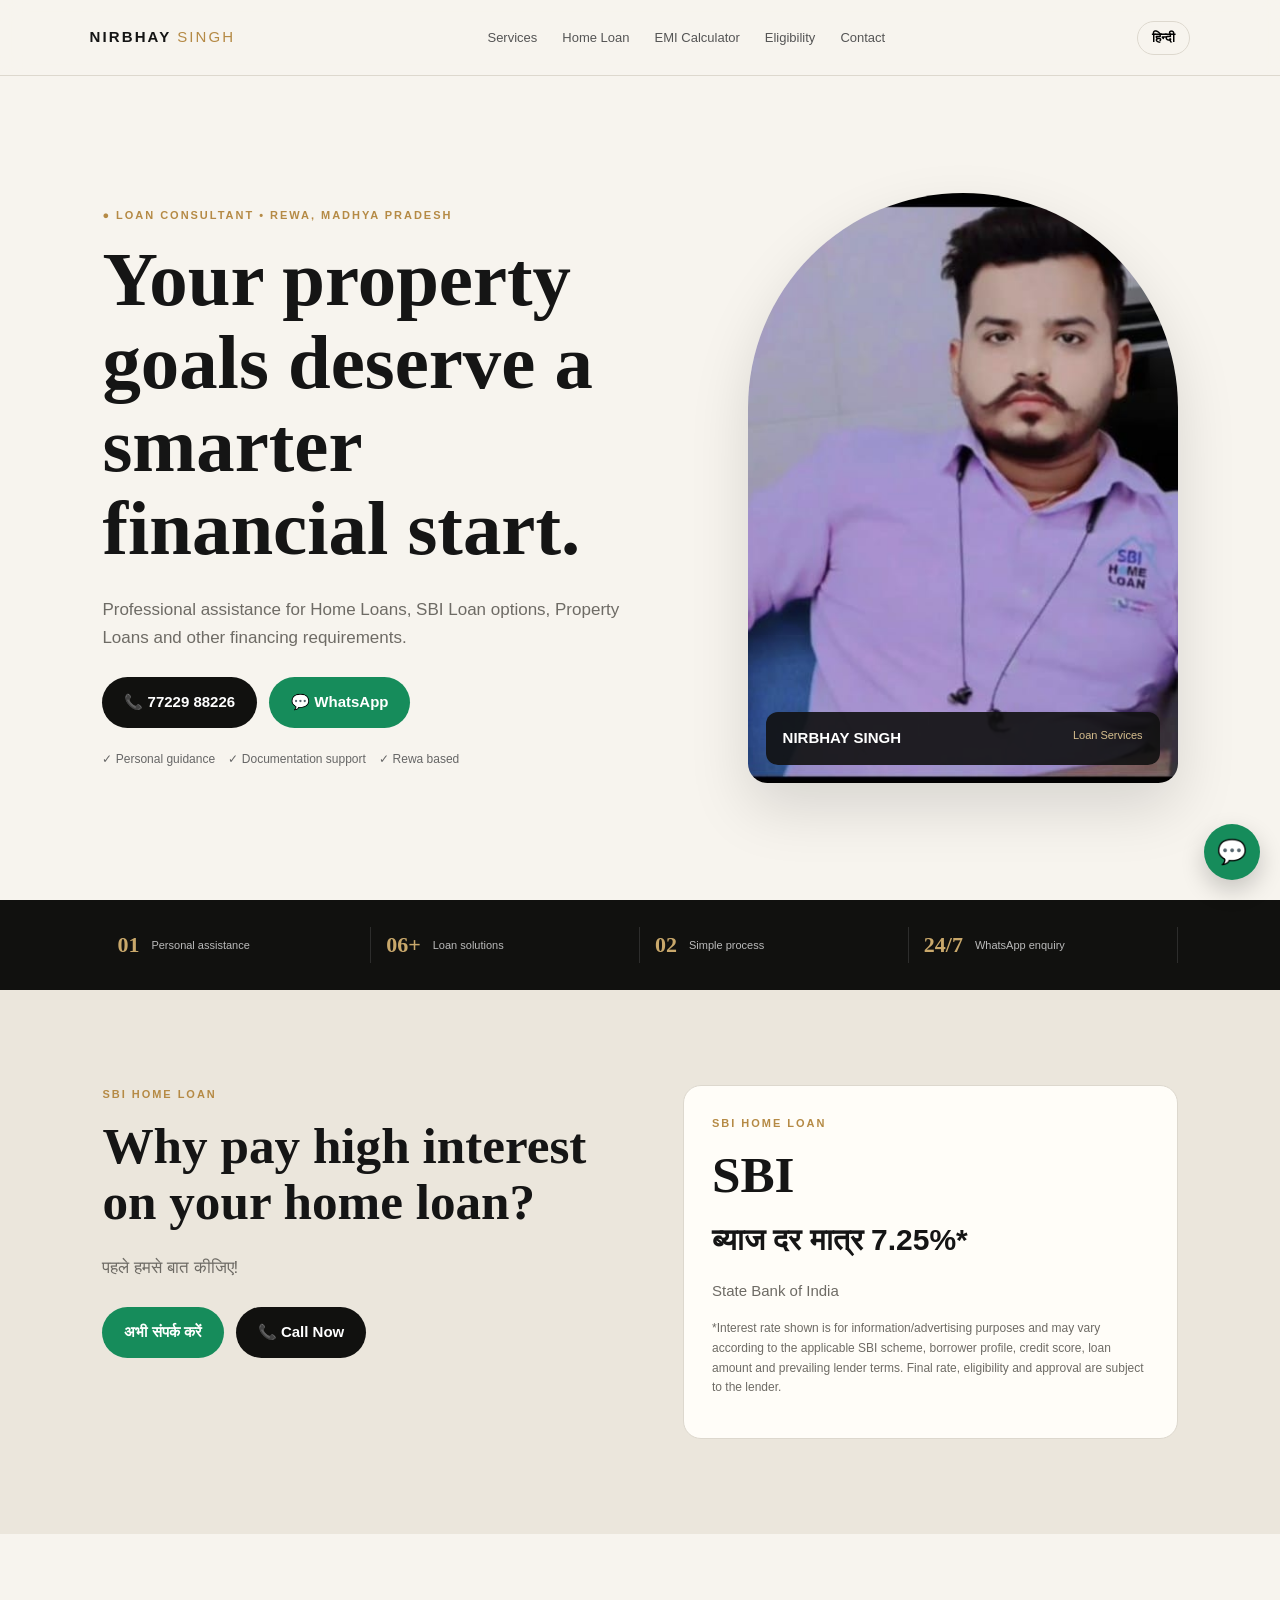
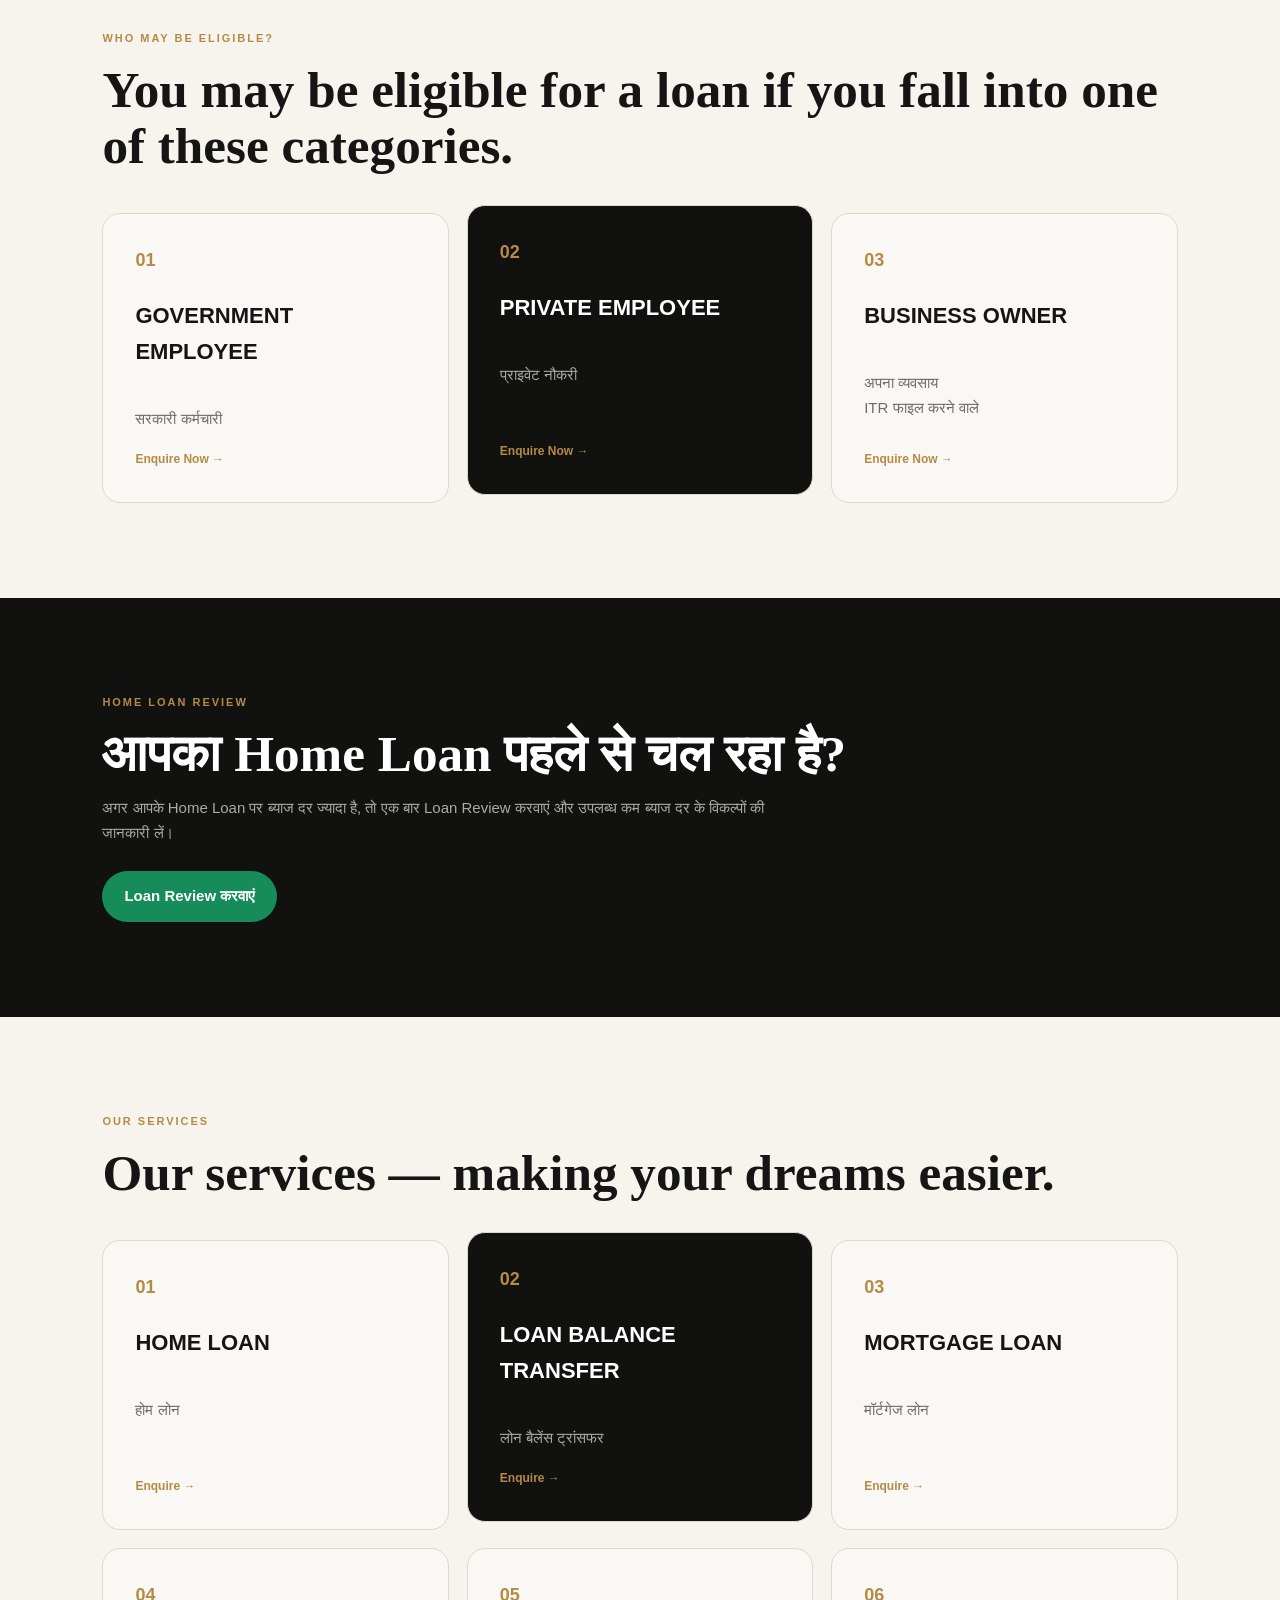
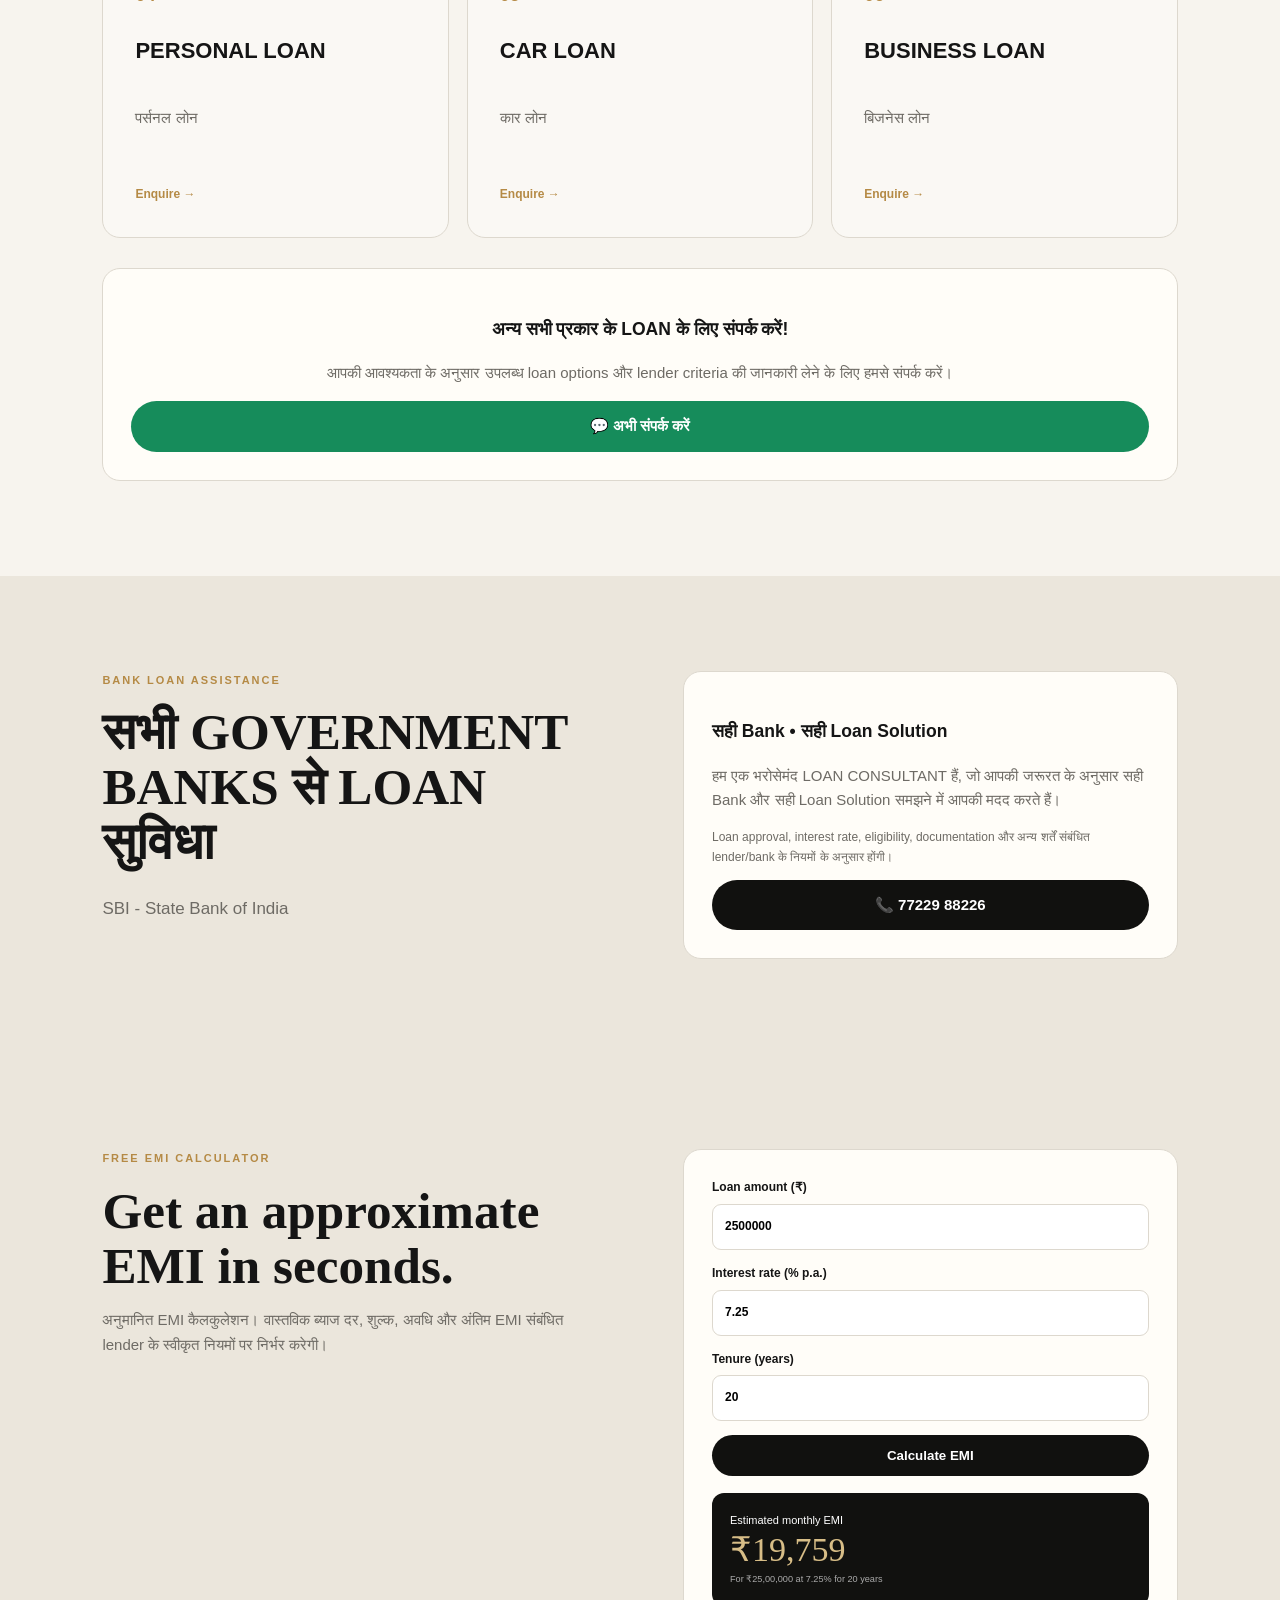
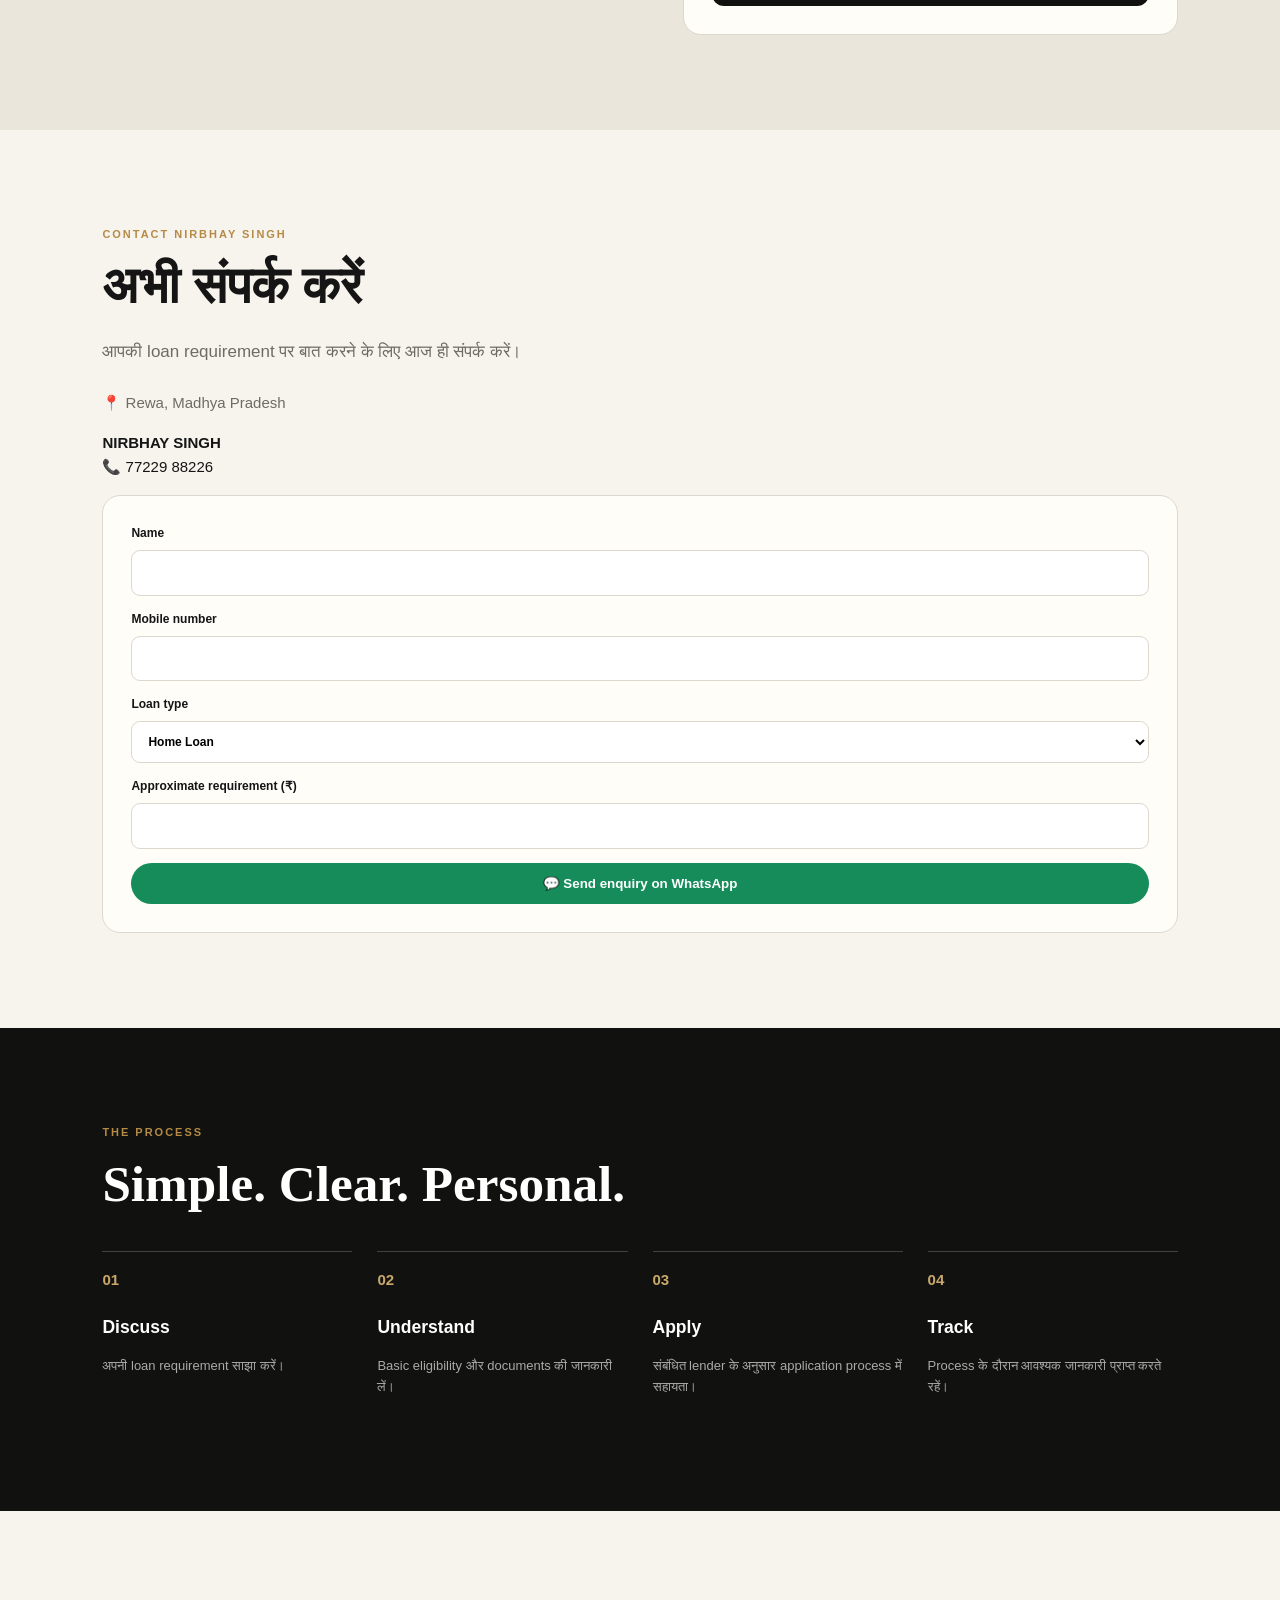
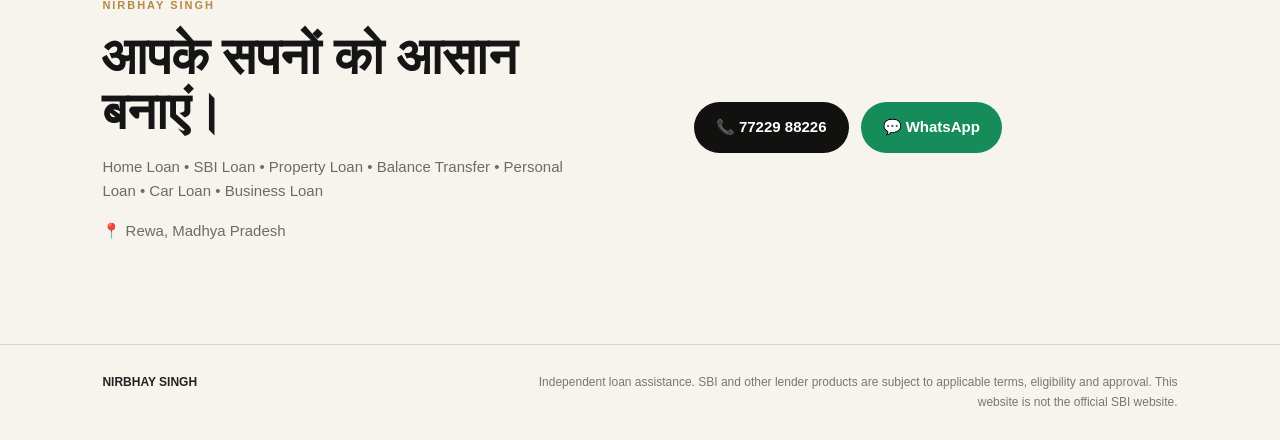
<file: index.html>
<!DOCTYPE html>
<html lang="en">

<head>

    <meta name="google-site-verification" content="aDgRC42AwkgwU0qmWP6EJH38I4nYXisK1pfq68eeC28">

    <meta charset="UTF-8">

    <meta name="viewport" content="width=device-width, initial-scale=1.0">

    <title>Nirbhay Singh Loan Services | Home Loan & Loan Consultant in Rewa</title>

    <meta name="description"
        content="Nirbhay Singh Loan Services in Rewa, Madhya Pradesh. Assistance for Home Loan, SBI Home Loan, Loan Balance Transfer, Property Loan, Personal Loan, Car Loan and Business Loan. Call 77229 88226.">

    <meta name="keywords"
        content="Nirbhay Singh Loan Services, loan consultant Rewa, home loan Rewa, SBI home loan Rewa, loan balance transfer Rewa, property loan Rewa, personal loan Rewa, business loan Rewa">

    <meta name="author" content="Nirbhay Singh">

    <meta name="robots" content="index, follow">

    <link rel="canonical"
        href="https://loanservice-bit.github.io/Nirbhay-Singh-Loan-Services/">

    <link rel="stylesheet" href="style.css">

<script type="application/ld+json">
{
  "@context": "https://schema.org",
  "@type": "ProfessionalService",
  "name": "Nirbhay Singh Loan Services",
  "description": "Loan assistance services for Home Loan, SBI Home Loan, Loan Balance Transfer, Property Loan, Personal Loan, Car Loan and Business Loan in Rewa, Madhya Pradesh.",
  "url": "https://loanservice-bit.github.io/Nirbhay-Singh-Loan-Services/",
  "telephone": "+917722988226",
  "areaServed": {
    "@type": "City",
    "name": "Rewa"
  },
  "address": {
    "@type": "PostalAddress",
    "addressLocality": "Rewa",
    "addressRegion": "Madhya Pradesh",
    "addressCountry": "IN"
  },
  "employee": {
    "@type": "Person",
    "name": "Nirbhay Singh"
  }
}
</script>

</head>

<body>

<!-- ================= NAVIGATION ================= -->

<header class="nav">

    <a href="#home" class="brand">
        NIRBHAY <span>SINGH</span>
    </a>

    <nav>

        <a href="#services"
           data-en="Services"
           data-hi="सेवाएँ">
            Services
        </a>

        <a href="#offer"
           data-en="Home Loan"
           data-hi="होम लोन">
            Home Loan
        </a>

        <a href="#calculator"
           data-en="EMI Calculator"
           data-hi="EMI कैलकुलेटर">
            EMI Calculator
        </a>

        <a href="#eligibility"
           data-en="Eligibility"
           data-hi="पात्रता">
            Eligibility
        </a>

        <a href="#contact"
           data-en="Contact"
           data-hi="संपर्क">
            Contact
        </a>

    </nav>

    <button id="langBtn">
        हिन्दी
    </button>

</header>


<!-- ================= HERO ================= -->

<section id="home" class="hero">

    <div>

        <div class="eyebrow">
            ● LOAN CONSULTANT • REWA, MADHYA PRADESH
        </div>

        <h1
            data-en="Your property goals deserve a smarter financial start."
            data-hi="आपके प्रॉपर्टी लक्ष्यों की शुरुआत एक बेहतर वित्तीय योजना से।">

            Your property goals deserve
            a smarter financial start.

        </h1>

        <p class="lead"
            data-en="Professional assistance for Home Loans, SBI Loan options, Property Loans and other financing requirements."
            data-hi="होम लोन, SBI लोन विकल्प, प्रॉपर्टी लोन और अन्य वित्तीय जरूरतों के लिए पेशेवर सहायता।">

            Professional assistance for Home Loans,
            SBI Loan options, Property Loans and
            other financing requirements.

        </p>

        <div class="actions">

            <a class="btn dark"
               href="tel:+917722988226">

                📞 77229 88226

            </a>

            <a class="btn green"
               href="https://wa.me/917722988226?text=Hello%20Nirbhay%20Singh%2C%20I%20want%20to%20know%20about%20a%20loan."
               target="_blank">

                💬 WhatsApp

            </a>

        </div>

        <div class="trust">

            ✓ Personal guidance
            &nbsp;&nbsp;
            ✓ Documentation support
            &nbsp;&nbsp;
            ✓ Rewa based

        </div>

    </div>


    <div class="portrait">

        <img src="profile.jpg"
             alt="Nirbhay Singh - Loan Consultant">

        <div class="caption">

            <b>NIRBHAY SINGH</b>

            <span
                data-en="Loan Services"
                data-hi="लोन सेवाएँ">

                Loan Services

            </span>

        </div>

    </div>

</section>


<!-- ================= STATS ================= -->

<section class="stats">

    <div>
        <b>01</b>
        <span
            data-en="Personal assistance"
            data-hi="व्यक्तिगत सहायता">
            Personal assistance
        </span>
    </div>

    <div>
        <b>06+</b>
        <span
            data-en="Loan solutions"
            data-hi="लोन समाधान">
            Loan solutions
        </span>
    </div>

    <div>
        <b>02</b>
        <span
            data-en="Simple process"
            data-hi="सरल प्रक्रिया">
            Simple process
        </span>
    </div>

    <div>
        <b>24/7</b>
        <span
            data-en="WhatsApp enquiry"
            data-hi="WhatsApp पूछताछ">
            WhatsApp enquiry
        </span>
    </div>

</section>


<!-- ================= HOME LOAN OFFER ================= -->

<section id="offer" class="section beige">

    <div>

        <p class="eyebrow">
            SBI HOME LOAN
        </p>

        <h2
            data-en="Why pay high interest on your home loan?"
            data-hi="महंगे ब्याज पर होम लोन क्यों?">

            महंगे ब्याज पर
            होम लोन क्यों?

        </h2>

        <p class="lead"
            data-en="पहले हमसे बात कीजिए!"
            data-hi="पहले हमसे बात कीजिए!">

            पहले हमसे बात कीजिए!

        </p>

        <div class="actions">

            <a class="btn green"
               href="https://wa.me/917722988226?text=Hello%20Nirbhay%20Singh%2C%20I%20want%20an%20SBI%20Home%20Loan%20enquiry."
               target="_blank">

                अभी संपर्क करें

            </a>

            <a class="btn dark"
               href="tel:+917722988226">

                📞 Call Now

            </a>

        </div>

    </div>


    <div class="box">

        <p class="eyebrow">
            SBI HOME LOAN
        </p>

        <h2 style="margin-bottom:12px;">
            SBI
        </h2>

        <h3 style="font-size:30px; margin:0 0 10px;">

            ब्याज दर मात्र
            <strong>7.25%*</strong>

        </h3>

        <p class="muted">

            State Bank of India

        </p>

        <p class="muted"
           style="font-size:12px;">

            *Interest rate shown is for information/advertising
            purposes and may vary according to the applicable
            SBI scheme, borrower profile, credit score, loan
            amount and prevailing lender terms. Final rate,
            eligibility and approval are subject to the lender.

        </p>

    </div>

</section>


<!-- ================= ELIGIBILITY ================= -->

<section class="section" id="eligibility">

    <p class="eyebrow">
        WHO MAY BE ELIGIBLE?
    </p>

    <h2
        data-en="You may be eligible for a loan if you fall into one of these categories."
        data-hi="अगर आप इनमें से किसी भी श्रेणी में आते हैं, तो आप लोन के लिए योग्य हो सकते हैं।">

        अगर आप इनमें से किसी भी श्रेणी में आते हैं,
        तो आप लोन के लिए योग्य हो सकते हैं।

    </h2>


    <div class="cards">

        <article>

            <strong>01</strong>

            <h3>
                GOVERNMENT EMPLOYEE
            </h3>

            <p>
                सरकारी कर्मचारी
            </p>

            <a href="#contact">
                Enquire Now →
            </a>

        </article>


        <article class="featured">

            <strong>02</strong>

            <h3>
                PRIVATE EMPLOYEE
            </h3>

            <p>
                प्राइवेट नौकरी
            </p>

            <a href="#contact">
                Enquire Now →
            </a>

        </article>


        <article>

            <strong>03</strong>

            <h3>
                BUSINESS OWNER
            </h3>

            <p>
                अपना व्यवसाय
                <br>
                ITR फाइल करने वाले
            </p>

            <a href="#contact">
                Enquire Now →
            </a>

        </article>

    </div>

</section>


<!-- ================= LOAN REVIEW ================= -->

<section class="section process">

    <div>

        <p class="eyebrow">
            HOME LOAN REVIEW
        </p>

        <h2>
            आपका Home Loan पहले से चल रहा है?
        </h2>

        <p
            style="color:#aaa; max-width:700px;">

            अगर आपके Home Loan पर ब्याज दर ज्यादा है,
            तो एक बार Loan Review करवाएं और उपलब्ध
            कम ब्याज दर के विकल्पों की जानकारी लें।

        </p>

        <div class="actions"
             style="margin-top:25px;">

            <a class="btn green"
               href="https://wa.me/917722988226?text=Hello%20Nirbhay%20Singh%2C%20I%20want%20to%20review%20my%20existing%20Home%20Loan."
               target="_blank">

                Loan Review करवाएं

            </a>

        </div>

    </div>

</section>


<!-- ================= SERVICES ================= -->

<section id="services" class="section">

    <p class="eyebrow">
        OUR SERVICES
    </p>

    <h2
        data-en="Our services — making your dreams easier."
        data-hi="हमारी सेवाएं — आपके सपनों को आसान बनाएं।">

        हमारी सेवाएं -
        आपके सपनों को आसान बनाएं

    </h2>


    <div class="cards">


        <article>

            <strong>
                01
            </strong>

            <h3>
                HOME LOAN
            </h3>

            <p>
                होम लोन
            </p>

            <a href="#contact">
                Enquire →
            </a>

        </article>


        <article class="featured">

            <strong>
                02
            </strong>

            <h3>
                LOAN BALANCE TRANSFER
            </h3>

            <p>
                लोन बैलेंस ट्रांसफर
            </p>

            <a href="#contact">
                Enquire →
            </a>

        </article>


        <article>

            <strong>
                03
            </strong>

            <h3>
                MORTGAGE LOAN
            </h3>

            <p>
                मॉर्टगेज लोन
            </p>

            <a href="#contact">
                Enquire →
            </a>

        </article>


        <article>

            <strong>
                04
            </strong>

            <h3>
                PERSONAL LOAN
            </h3>

            <p>
                पर्सनल लोन
            </p>

            <a href="#contact">
                Enquire →
            </a>

        </article>


        <article>

            <strong>
                05
            </strong>

            <h3>
                CAR LOAN
            </h3>

            <p>
                कार लोन
            </p>

            <a href="#contact">
                Enquire →
            </a>

        </article>


        <article>

            <strong>
                06
            </strong>

            <h3>
                BUSINESS LOAN
            </h3>

            <p>
                बिजनेस लोन
            </p>

            <a href="#contact">
                Enquire →
            </a>

        </article>

    </div>


    <div class="box"
         style="margin-top:30px; text-align:center;">

        <h3>
            अन्य सभी प्रकार के LOAN के लिए संपर्क करें!
        </h3>

        <p class="muted">

            आपकी आवश्यकता के अनुसार उपलब्ध
            loan options और lender criteria की जानकारी
            लेने के लिए हमसे संपर्क करें।

        </p>

        <a class="btn green"
           href="https://wa.me/917722988226?text=Hello%20Nirbhay%20Singh%2C%20I%20need%20assistance%20for%20a%20loan."
           target="_blank">

            💬 अभी संपर्क करें

        </a>

    </div>

</section>


<!-- ================= BANK ASSISTANCE ================= -->

<section class="section beige">

    <div>

        <p class="eyebrow">
            BANK LOAN ASSISTANCE
        </p>

        <h2>
            सभी GOVERNMENT BANKS से LOAN सुविधा
        </h2>

        <p class="lead">

            SBI -
            State Bank of India

        </p>

    </div>


    <div class="box">

        <h3>
            सही Bank • सही Loan Solution
        </h3>

        <p class="muted">

            हम एक भरोसेमंद LOAN CONSULTANT हैं,
            जो आपकी जरूरत के अनुसार सही Bank और
            सही Loan Solution समझने में आपकी मदद
            करते हैं।

        </p>

        <p class="muted"
           style="font-size:12px;">

            Loan approval, interest rate, eligibility,
            documentation और अन्य शर्तें संबंधित
            lender/bank के नियमों के अनुसार होंगी।

        </p>

        <a class="btn dark"
           href="tel:+917722988226">

            📞 77229 88226

        </a>

    </div>

</section>


<!-- ================= EMI CALCULATOR ================= -->

<section id="calculator"
         class="section beige">

    <div>

        <p class="eyebrow">
            FREE EMI CALCULATOR
        </p>

        <h2
            data-en="Get an approximate EMI in seconds."
            data-hi="कुछ सेकंड में अनुमानित EMI जानें।">

            Get an approximate EMI
            in seconds.

        </h2>

        <p class="muted">

            अनुमानित EMI कैलकुलेशन।
            वास्तविक ब्याज दर, शुल्क, अवधि और अंतिम EMI
            संबंधित lender के स्वीकृत नियमों पर निर्भर करेगी।

        </p>

    </div>


    <div class="box">

        <label>

            Loan amount (₹)

            <input id="amount"
                   type="number"
                   value="2500000"
                   min="10000">

        </label>


        <label>

            Interest rate (% p.a.)

            <input id="rate"
                   type="number"
                   value="7.25"
                   min="0"
                   step="0.1">

        </label>


        <label>

            Tenure (years)

            <input id="years"
                   type="number"
                   value="20"
                   min="1"
                   max="40">

        </label>


        <button id="calc"
                class="btn dark"
                type="button">

            Calculate EMI

        </button>


        <div class="result">

            Estimated monthly EMI

            <strong id="emi">
                ₹19,766
            </strong>

            <small id="summary">
            </small>

        </div>

    </div>

</section>


<!-- ================= ENQUIRY ================= -->

<section id="contact"
         class="section">

    <div>

        <p class="eyebrow">
            CONTACT NIRBHAY SINGH
        </p>

        <h2>
            अभी संपर्क करें
        </h2>

        <p class="lead">

            आपकी loan requirement पर बात करने के लिए
            आज ही संपर्क करें।

        </p>

        <p class="muted">

            📍 Rewa, Madhya Pradesh

        </p>

        <p>

            <strong>
                NIRBHAY SINGH
            </strong>
            <br>
            📞 77229 88226

        </p>

    </div>


    <form id="form"
          class="box">

        <label>

            Name

            <input id="name"
                   required>

        </label>


        <label>

            Mobile number

            <input id="phone"
                   required
                   inputmode="tel">

        </label>


        <label>

            Loan type

            <select id="type">

                <option>
                    Home Loan
                </option>

                <option>
                    Loan Balance Transfer
                </option>

                <option>
                    Mortgage Loan
                </option>

                <option>
                    Personal Loan
                </option>

                <option>
                    Car Loan
                </option>

                <option>
                    Business Loan
                </option>

                <option>
                    Other Loan
                </option>

            </select>

        </label>


        <label>

            Approximate requirement (₹)

            <input id="need"
                   type="number">

        </label>


        <button class="btn green"
                type="submit">

            💬 Send enquiry on WhatsApp

        </button>

    </form>

</section>


<!-- ================= PROCESS ================= -->

<section class="process">

    <div class="section">

        <p class="eyebrow">
            THE PROCESS
        </p>

        <h2>
            Simple. Clear. Personal.
        </h2>


        <div class="steps">


            <div>

                <b>01</b>

                <h3>
                    Discuss
                </h3>

                <p>
                    अपनी loan requirement साझा करें।
                </p>

            </div>


            <div>

                <b>02</b>

                <h3>
                    Understand
                </h3>

                <p>
                    Basic eligibility और documents
                    की जानकारी लें।
                </p>

            </div>


            <div>

                <b>03</b>

                <h3>
                    Apply
                </h3>

                <p>
                    संबंधित lender के अनुसार
                    application process में सहायता।
                </p>

            </div>


            <div>

                <b>04</b>

                <h3>
                    Track
                </h3>

                <p>
                    Process के दौरान आवश्यक
                    जानकारी प्राप्त करते रहें।
                </p>

            </div>

        </div>

    </div>

</section>


<!-- ================= FINAL CONTACT ================= -->

<section class="contact">

    <div>

        <p class="eyebrow">
            NIRBHAY SINGH
        </p>

        <h2>
            आपके सपनों को आसान बनाएं।
        </h2>

        <p class="muted">

            Home Loan • SBI Loan • Property Loan
            • Balance Transfer • Personal Loan
            • Car Loan • Business Loan

        </p>

        <p class="muted">

            📍 Rewa, Madhya Pradesh

        </p>

    </div>


    <div class="actions">

        <a class="btn dark"
           href="tel:+917722988226">

            📞 77229 88226

        </a>


        <a class="btn green"
           href="https://wa.me/917722988226?text=Hello%20Nirbhay%20Singh%2C%20I%20want%20to%20discuss%20a%20loan."
           target="_blank">

            💬 WhatsApp

        </a>

    </div>

</section>


<!-- ================= FLOATING WHATSAPP ================= -->

<a class="float"
   href="https://wa.me/917722988226?text=Hello%20Nirbhay%20Singh%2C%20I%20want%20to%20know%20about%20a%20loan."
   target="_blank"
   aria-label="Contact Nirbhay Singh on WhatsApp">

    💬

</a>


<!-- ================= FOOTER ================= -->

<footer>

    <b>
        NIRBHAY SINGH
    </b>

    <span>

        Independent loan assistance.
        SBI and other lender products are subject
        to applicable terms, eligibility and approval.
        This website is not the official SBI website.

    </span>

</footer>


<!-- ================= JAVASCRIPT ================= -->

<script src="script.js"></script>

</body>

</html>
</file>
<file: style.css>
* {
    box-sizing: border-box;
}

html {
    scroll-behavior: smooth;
}

:root {
    --bg: #f7f4ee;
    --ink: #151515;
    --muted: #6e6b65;
    --gold: #b58a45;
    --dark: #11110f;
    --green: #168c5b;
    --line: #ddd8ce;
}

body {
    margin: 0;
    background: var(--bg);
    color: var(--ink);
    font: 15px/1.65 "DM Sans", Arial, sans-serif;
}

a {
    text-decoration: none;
    color: inherit;
}

/* NAVIGATION */

.nav {
    height: 76px;
    padding: 0 7%;
    display: flex;
    align-items: center;
    justify-content: space-between;
    border-bottom: 1px solid var(--line);
    position: sticky;
    top: 0;
    background: rgba(247, 244, 238, 0.95);
    backdrop-filter: blur(12px);
    z-index: 5;
}

.brand {
    font-weight: 700;
    letter-spacing: 0.14em;
}

.brand span {
    color: var(--gold);
    font-weight: 400;
}

.nav nav {
    display: flex;
    gap: 25px;
    font-size: 13px;
    color: #555;
}

.nav button {
    border: 1px solid var(--line);
    border-radius: 99px;
    background: none;
    padding: 8px 14px;
    font-weight: 700;
    cursor: pointer;
}

/* HERO */

.hero {
    min-height: calc(100vh - 76px);
    padding: 70px 8%;
    display: grid;
    grid-template-columns: 1.1fr 0.9fr;
    gap: 7%;
    align-items: center;
}

.eyebrow {
    color: var(--gold);
    font-size: 11px;
    letter-spacing: 0.18em;
    font-weight: 700;
    margin: 0 0 15px;
}

h1,
h2 {
    font-family: Georgia, "Times New Roman", serif;
    line-height: 1.08;
    margin: 0;
}

h1 {
    font-size: clamp(45px, 6vw, 78px);
    max-width: 780px;
}

h2 {
    font-size: clamp(35px, 4vw, 54px);
}

.lead {
    color: var(--muted);
    font-size: 17px;
    max-width: 680px;
    margin: 25px 0;
}

.actions {
    display: flex;
    gap: 12px;
    flex-wrap: wrap;
}

.btn {
    display: inline-flex;
    border: 0;
    border-radius: 99px;
    padding: 13px 22px;
    font-weight: 700;
    cursor: pointer;
    align-items: center;
    justify-content: center;
}

.dark {
    background: var(--dark);
    color: #fff;
}

.green {
    background: var(--green);
    color: #fff;
}

.trust {
    margin-top: 22px;
    color: #666;
    font-size: 12px;
}

/* PROFILE PHOTO */

.portrait {
    max-width: 430px;
    justify-self: end;
    position: relative;
}

.portrait img {
    width: 100%;
    height: 590px;
    object-fit: cover;
    object-position: center 23%;
    border-radius: 220px 220px 20px 20px;
    display: block;
    box-shadow: 0 25px 60px rgba(0, 0, 0, 0.13);
}

.caption {
    position: absolute;
    bottom: 18px;
    left: 18px;
    right: 18px;
    padding: 14px 17px;
    background: rgba(17, 17, 17, 0.9);
    color: #fff;
    border-radius: 12px;
    display: flex;
    justify-content: space-between;
}

.caption span {
    color: #d5bd8d;
    font-size: 11px;
}

/* STATS */

.stats {
    display: grid;
    grid-template-columns: repeat(4, 1fr);
    padding: 27px 8%;
    background: var(--dark);
    color: #fff;
}

.stats div {
    padding: 0 15px;
    border-right: 1px solid rgba(255, 255, 255, 0.12);
    display: flex;
    gap: 12px;
    align-items: center;
}

.stats b {
    color: #c9a86b;
    font-family: Georgia, "Times New Roman", serif;
    font-size: 22px;
}

.stats span {
    font-size: 11px;
    color: #bbb;
}

/* GENERAL SECTIONS */

.section {
    padding: 95px 8%;
}

/* SERVICE CARDS */

.cards {
    display: grid;
    grid-template-columns: repeat(3, 1fr);
    gap: 18px;
    margin-top: 40px;
}

.cards article {
    padding: 32px;
    border: 1px solid var(--line);
    border-radius: 18px;
    min-height: 290px;
    display: flex;
    flex-direction: column;
    background: rgba(255, 255, 255, 0.35);
}

.cards .featured {
    background: var(--dark);
    color: #fff;
    transform: translateY(-8px);
}

.cards strong {
    color: var(--gold);
    font-size: 18px;
}

.cards h3 {
    font-size: 22px;
}

.cards p {
    color: var(--muted);
}

.cards .featured p {
    color: #aaa;
}

.cards a {
    margin-top: auto;
    color: var(--gold);
    font-weight: 700;
    font-size: 12px;
}

/* EMI SECTION */

.beige {
    background: #ebe6dc;
    display: grid;
    grid-template-columns: 1fr 1fr;
    gap: 8%;
    align-items: start;
}

.muted {
    color: var(--muted);
}

.box {
    background: #fffdf8;
    border: 1px solid var(--line);
    border-radius: 18px;
    padding: 28px;
}

.box label {
    display: block;
    font-size: 12px;
    font-weight: 700;
    margin-bottom: 14px;
}

.box input,
.box select {
    width: 100%;
    margin-top: 6px;
    padding: 12px;
    border: 1px solid var(--line);
    border-radius: 9px;
    font: inherit;
    background: white;
}

.box .btn {
    width: 100%;
}

.result {
    margin-top: 17px;
    background: var(--dark);
    color: #fff;
    border-radius: 12px;
    padding: 18px;
    font-size: 11px;
}

.result strong {
    display: block;
    color: #d7bd87;
    font: 34px Georgia, "Times New Roman", serif;
}

.result small {
    color: #aaa;
}

/* PROCESS */

.process {
    background: var(--dark);
    color: #fff;
}

.process .section {
    padding-bottom: 100px;
}

.steps {
    display: grid;
    grid-template-columns: repeat(4, 1fr);
    gap: 25px;
    margin-top: 40px;
}

.steps > div {
    border-top: 1px solid rgba(255, 255, 255, 0.2);
    padding-top: 16px;
}

.steps b {
    color: #c9a86b;
}

.steps h3 {
    margin: 20px 0 5px;
}

.steps p {
    color: #aaa;
    font-size: 13px;
}

/* CONTACT */

.contact {
    padding: 85px 8%;
    display: grid;
    grid-template-columns: 1fr 1fr;
    gap: 10%;
    align-items: center;
}

/* FLOATING WHATSAPP */

.float {
    position: fixed;
    right: 20px;
    bottom: 20px;
    width: 56px;
    height: 56px;
    border-radius: 50%;
    background: var(--green);
    color: #fff;
    display: flex;
    align-items: center;
    justify-content: center;
    font-size: 24px;
    box-shadow: 0 10px 25px rgba(0, 0, 0, 0.2);
    z-index: 10;
}

/* FOOTER */

footer {
    border-top: 1px solid var(--line);
    padding: 28px 8%;
    display: flex;
    justify-content: space-between;
    gap: 25px;
    color: #777;
    font-size: 12px;
}

footer b {
    color: #222;
}

footer span {
    max-width: 650px;
    text-align: right;
}

/* MOBILE */

@media (max-width: 850px) {

    .nav {
        padding: 0 5%;
    }

    .nav nav {
        display: none;
    }

    .hero,
    .beige,
    .contact {
        grid-template-columns: 1fr;
        padding: 60px 6%;
    }

    .portrait {
        justify-self: center;
        margin-top: 25px;
        width: min(100%, 390px);
    }

    .portrait img {
        height: 480px;
    }

    .stats {
        grid-template-columns: 1fr 1fr;
        padding: 25px 6%;
    }

    .stats div {
        border: 0;
        margin: 8px 0;
    }

    .section {
        padding: 70px 6%;
    }

    .cards,
    .steps {
        grid-template-columns: 1fr;
    }

    .cards .featured {
        transform: none;
    }

    .box {
        margin-top: 25px;
    }

    footer {
        padding: 25px 6%;
        display: block;
    }

    footer span {
        display: block;
        text-align: left;
        margin-top: 10px;
    }
  }
</file>
